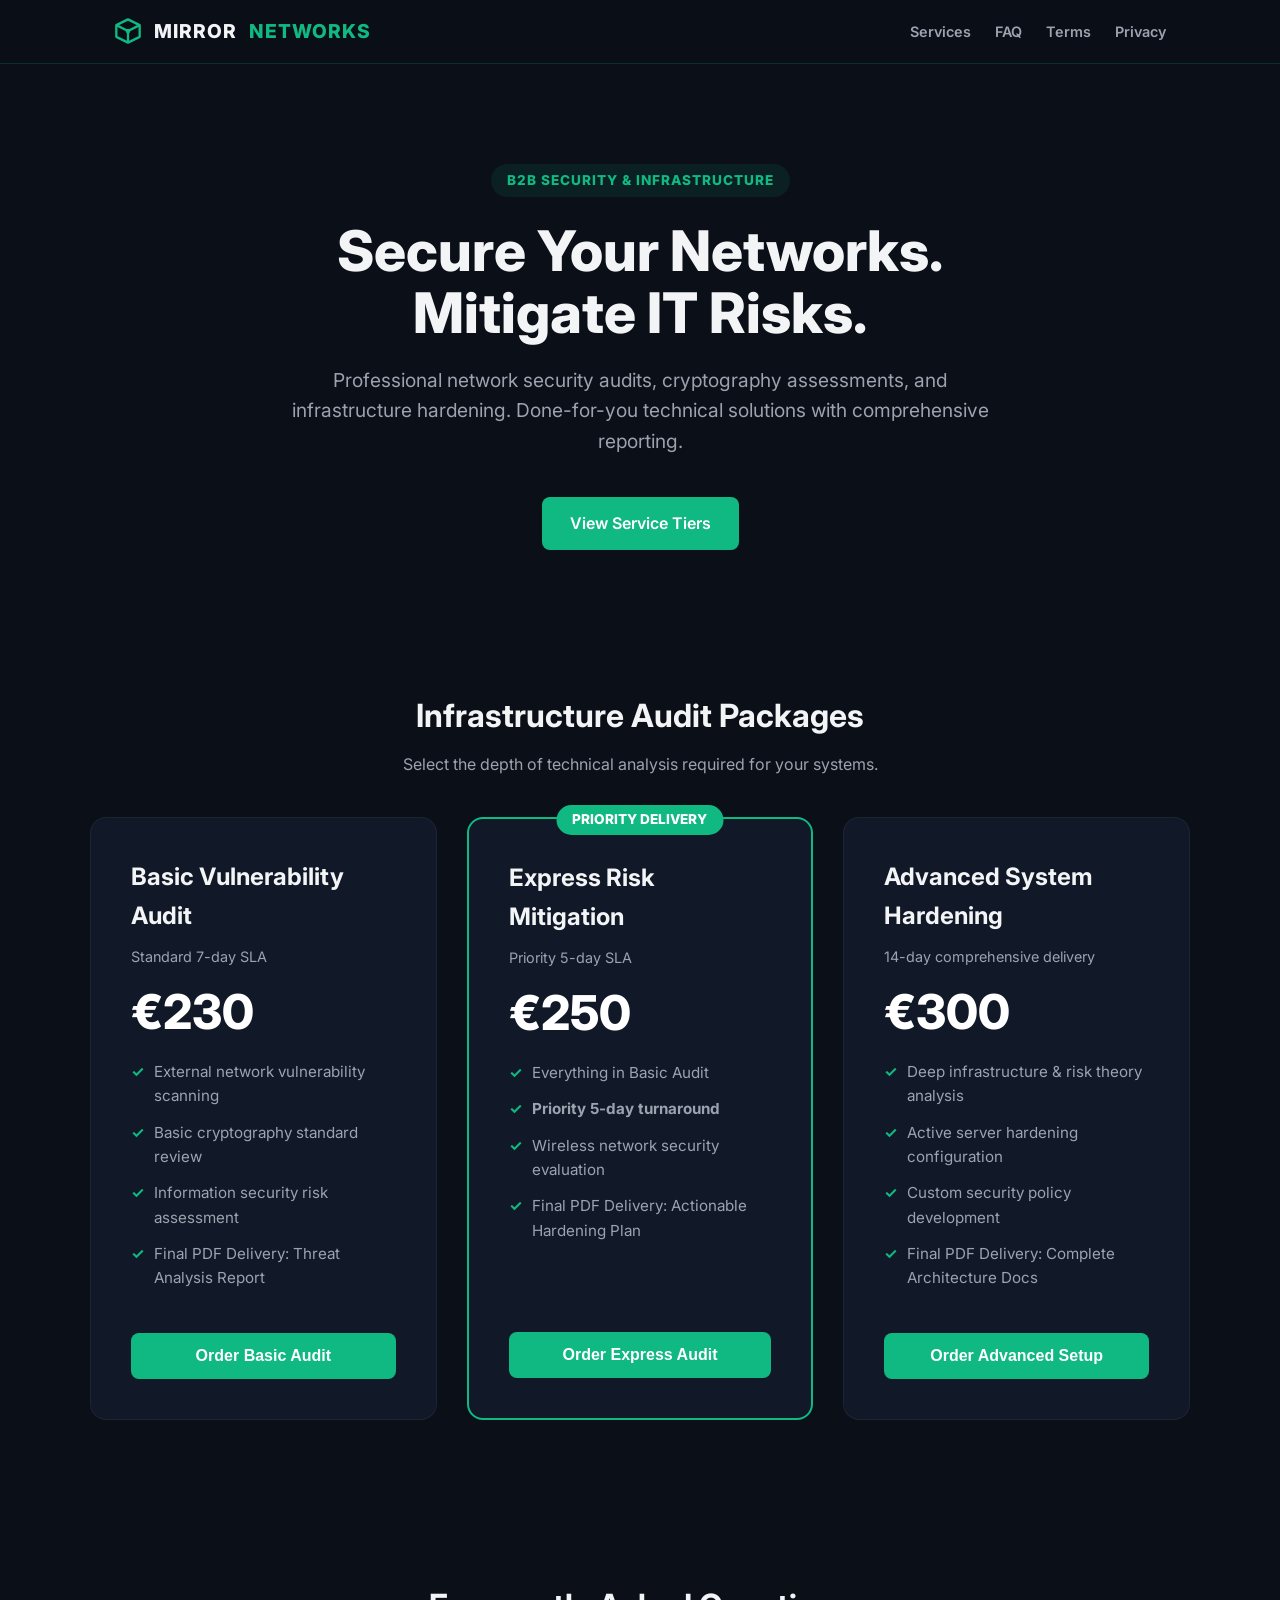
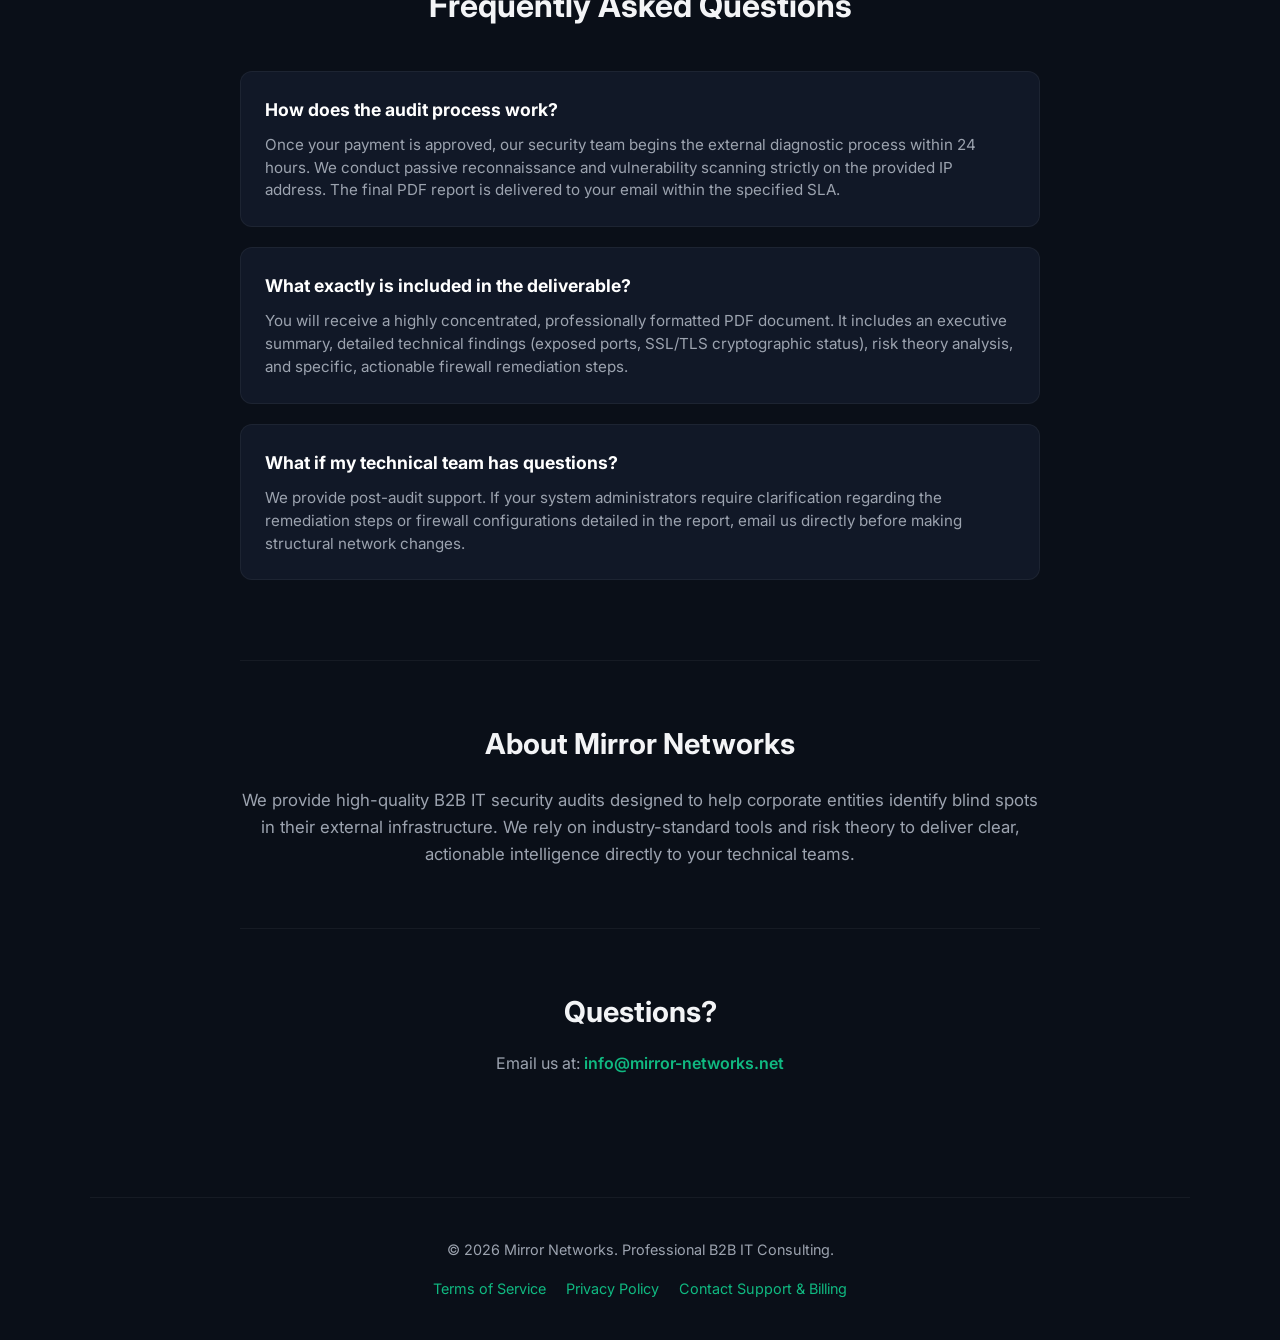
<file: index.html>
<!doctype html>
<html lang="en">
<head>
  <meta charset="utf-8" />
  <meta name="viewport" content="width=device-width,initial-scale=1" />
  <title>Mirror Networks — IT Infrastructure & Security Audits</title>
  
  <link rel="icon" href="data:image/svg+xml,<svg xmlns=%22http://www.w3.org/2000/svg%22 viewBox=%220 0 24 24%22 fill=%22none%22 stroke=%22%2310b981%22 stroke-width=%222%22 stroke-linejoin=%22round%22><path d=%22M12 2L2 7L2 17L12 22L22 17L22 7L12 2Z%22/><path d=%22M12 22V12%22/><path d=%22M2 7L12 12L22 7%22/><circle cx=%2212%22 cy=%2212%22 r=%222%22 fill=%22%2310b981%22/></svg>">
  
  <link href="https://fonts.googleapis.com/css2?family=Inter:wght@300;400;600;800&display=swap" rel="stylesheet">
  <script src="https://www.paypal.com/sdk/js?client-id=test&currency=EUR"></script>
  <style>
    :root {
      --bg-dark: #0a0f18;
      --bg-card: #111827;
      --primary: #10b981;
      --primary-hover: #059669;
      --text-main: #f3f4f6;
      --text-muted: #9ca3af;
      --border: rgba(16, 185, 129, 0.2);
    }
    * { box-sizing: border-box; margin: 0; padding: 0; }
    html { scroll-behavior: smooth; }
    body {
      font-family: 'Inter', sans-serif;
      background-color: var(--bg-dark);
      color: var(--text-main);
      line-height: 1.6;
      -webkit-font-smoothing: antialiased;
    }
    .container { max-width: 1100px; margin: 0 auto; padding: 0 24px; }
    .section { padding: 80px 0; }
    .site-header {
      position: sticky; top: 0; z-index: 100;
      background: rgba(10, 15, 24, 0.95);
      backdrop-filter: blur(10px);
      border-bottom: 1px solid var(--border);
      padding: 16px 0;
    }
    .header-inner { display: flex; justify-content: space-between; align-items: center; }
    .brand { 
      display: flex; align-items: center; gap: 12px; font-size: 1.2rem; font-weight: 800; color: var(--text-main); text-transform: uppercase; letter-spacing: 1px; 
    }
    .brand span { color: var(--primary); }
    .nav { display: flex; gap: 24px; }
    .nav a { color: var(--text-muted); text-decoration: none; font-weight: 600; font-size: 0.9rem; transition: 0.3s; }
    .nav a:hover { color: var(--primary); }
    .hero { text-align: center; padding: 100px 0 60px; }
    .hero-badge {
      display: inline-block; background: rgba(16, 185, 129, 0.1); color: var(--primary);
      padding: 6px 16px; border-radius: 20px; font-size: 0.85rem; font-weight: 800; text-transform: uppercase; letter-spacing: 1px; margin-bottom: 24px;
    }
    .hero h1 { font-size: 3.5rem; line-height: 1.1; margin-bottom: 20px; font-weight: 800; }
    .hero p { font-size: 1.2rem; color: var(--text-muted); max-width: 700px; margin: 0 auto 40px; }
    .btn { display: inline-block; padding: 14px 28px; border-radius: 8px; font-weight: 600; text-align: center; text-decoration: none; cursor: pointer; transition: 0.3s; border: none; font-size: 1rem; }
    .btn-primary { background: var(--primary); color: #fff; }
    .btn-primary:hover { background: var(--primary-hover); transform: translateY(-2px); }
    .btn-primary:disabled { background: #374151; color: #9ca3af; cursor: not-allowed; transform: none; box-shadow: none; }
    .full-width { width: 100%; }
    .pricing-grid { display: grid; grid-template-columns: repeat(auto-fit, minmax(320px, 1fr)); gap: 30px; margin-top: 40px; }
    .card { background: var(--bg-card); border: 1px solid rgba(255,255,255,0.05); border-radius: 16px; padding: 40px; display: flex; flex-direction: column; position: relative; transition: 0.3s; }
    .card:hover { border-color: var(--primary); transform: translateY(-5px); }
    .card.popular { border: 2px solid var(--primary); }
    .popular-badge { position: absolute; top: -14px; left: 50%; transform: translateX(-50%); background: var(--primary); color: #fff; padding: 4px 16px; border-radius: 20px; font-size: 0.85rem; font-weight: 800; text-transform: uppercase; }
    .card h3 { font-size: 1.5rem; margin-bottom: 10px; }
    .price { font-size: 3rem; font-weight: 800; color: #fff; margin-bottom: 24px; line-height: 1; }
    .features { list-style: none; margin-bottom: 30px; flex-grow: 1; }
    .features li { margin-bottom: 12px; color: var(--text-muted); font-size: 0.95rem; display: flex; align-items: flex-start; gap: 10px; }
    .features li::before { content: '\2713'; color: var(--primary); font-weight: bold; }
    
    .faq-grid { display: flex; flex-direction: column; gap: 20px; max-width: 800px; margin: 0 auto; }
    .faq-item { background: var(--bg-card); border: 1px solid rgba(255,255,255,0.05); border-radius: 12px; padding: 24px; }
    .faq-item h3 { color: #fff; font-size: 1.1rem; margin-bottom: 10px; }
    .faq-item p { color: var(--text-muted); font-size: 0.95rem; line-height: 1.5; }
    .about-block { text-align: center; max-width: 800px; margin: 0 auto; padding: 60px 0; border-top: 1px solid rgba(255,255,255,0.05); border-bottom: 1px solid rgba(255,255,255,0.05); }
    .contact-block { text-align: center; padding: 60px 0; margin-bottom: 40px; }
    .contact-block a { color: var(--primary); text-decoration: none; font-weight: 600; }

    .modal { display: none; position: fixed; z-index: 1000; left: 0; top: 0; width: 100%; height: 100%; overflow: auto; background-color: rgba(0,0,0,0.8); backdrop-filter: blur(5px); }
    .modal-content { background-color: var(--bg-card); margin: 5% auto; padding: 40px; border: 1px solid var(--border); width: 90%; max-width: 800px; border-radius: 16px; color: var(--text-muted); position: relative; }
    .modal-content h2 { color: #fff; margin-bottom: 24px; }
    .modal-content h3 { color: #fff; margin: 24px 0 12px; font-size: 1.1rem; }
    .modal-content p, .modal-content ul { margin-bottom: 16px; font-size: 0.95rem; }
    .modal-content ul { padding-left: 20px; }
    .close { color: #fff; position: absolute; top: 20px; right: 30px; font-size: 28px; font-weight: bold; cursor: pointer; }
    .close:hover { color: var(--primary); }
    .legal-highlight { background: rgba(16, 185, 129, 0.05); border-left: 4px solid var(--primary); padding: 16px; margin-bottom: 24px; color: #fff; }
    .checkbox-container { display: flex; align-items: flex-start; gap: 12px; margin: 30px 0; padding: 20px; background: rgba(0,0,0,0.2); border-radius: 8px; border: 1px solid rgba(255,255,255,0.05); }
    .checkbox-container input { margin-top: 4px; width: 18px; height: 18px; cursor: pointer; accent-color: var(--primary); }
    .checkbox-container label { font-size: 0.9rem; color: var(--text-main); cursor: pointer; line-height: 1.5; }
    .checkbox-container a { color: var(--primary); text-decoration: underline; }
    
    .footer { border-top: 1px solid rgba(255,255,255,0.05); padding: 40px 0; margin-top: 60px; text-align: center; color: var(--text-muted); font-size: 0.9rem; }
    .footer-links { margin-top: 16px; display: flex; justify-content: center; gap: 20px; }
    .footer-links a { color: var(--primary); text-decoration: none; cursor: pointer; }
    .footer-links a:hover { text-decoration: underline; }
    @media (max-width: 768px) {
      .hero h1 { font-size: 2.5rem; }
      .nav { display: none; }
      .modal-content { width: 95%; padding: 24px; margin: 10% auto; }
    }
  </style>
</head>
<body>
  <header class="site-header">
    <div class="container header-inner">
      <div class="brand">
        <svg width="28" height="28" viewBox="0 0 24 24" fill="none" xmlns="http://www.w3.org/2000/svg">
          <path d="M12 2L2 7L2 17L12 22L22 17L22 7L12 2Z" stroke="var(--primary)" stroke-width="2" stroke-linejoin="round"/>
          <path d="M12 22V12" stroke="var(--primary)" stroke-width="2" stroke-linejoin="round"/>
          <path d="M2 7L12 12L22 7" stroke="var(--primary)" stroke-width="2" stroke-linejoin="round"/>
          <circle cx="12" cy="12" r="2" fill="var(--primary)"/>
        </svg>
        Mirror <span>Networks</span>
      </div>
      <nav class="nav">
        <a href="#services">Services</a>
        <a href="#faq">FAQ</a>
        <a href="#" onclick="document.getElementById('termsModal').style.display='block'; return false;">Terms</a>
        <a href="#" onclick="document.getElementById('privacyModal').style.display='block'; return false;">Privacy</a>
      </nav>
    </div>
  </header>

  <main>
    <section class="hero container">
      <div class="hero-badge">B2B Security & Infrastructure</div>
      <h1>Secure Your Networks.<br>Mitigate IT Risks.</h1>
      <p>Professional network security audits, cryptography assessments, and infrastructure hardening. Done-for-you technical solutions with comprehensive reporting.</p>
      <a href="#services" class="btn btn-primary">View Service Tiers</a>
    </section>

    <section id="services" class="section container">
      <h2 style="text-align: center; font-size: 2rem; margin-bottom: 10px;">Infrastructure Audit Packages</h2>
      <p style="text-align: center; color: var(--text-muted); margin-bottom: 40px;">Select the depth of technical analysis required for your systems.</p>
      
      <div class="pricing-grid">
        <div class="card">
          <h3>Basic Vulnerability Audit</h3>
          <p style="color: var(--text-muted); font-size: 0.9rem; margin-bottom: 20px;">Standard 7-day SLA</p>
          <div class="price">€230</div>
          <ul class="features">
            <li>External network vulnerability scanning</li>
            <li>Basic cryptography standard review</li>
            <li>Information security risk assessment</li>
            <li>Final PDF Delivery: Threat Analysis Report</li>
          </ul>
          <button class="btn btn-primary full-width order-btn" data-price="230">Order Basic Audit</button>
        </div>

        <div class="card popular">
          <div class="popular-badge">Priority Delivery</div>
          <h3>Express Risk Mitigation</h3>
          <p style="color: var(--text-muted); font-size: 0.9rem; margin-bottom: 20px;">Priority 5-day SLA</p>
          <div class="price">€250</div>
          <ul class="features">
            <li>Everything in Basic Audit</li>
            <li><strong>Priority 5-day turnaround</strong></li>
            <li>Wireless network security evaluation</li>
            <li>Final PDF Delivery: Actionable Hardening Plan</li>
          </ul>
          <button class="btn btn-primary full-width order-btn" data-price="250">Order Express Audit</button>
        </div>

        <div class="card">
          <h3>Advanced System Hardening</h3>
          <p style="color: var(--text-muted); font-size: 0.9rem; margin-bottom: 20px;">14-day comprehensive delivery</p>
          <div class="price">€300</div>
          <ul class="features">
            <li>Deep infrastructure & risk theory analysis</li>
            <li>Active server hardening configuration</li>
            <li>Custom security policy development</li>
            <li>Final PDF Delivery: Complete Architecture Docs</li>
          </ul>
          <button class="btn btn-primary full-width order-btn" data-price="300">Order Advanced Setup</button>
        </div>
      </div>
    </section>

    <section id="faq" class="section container">
      <h2 style="text-align: center; font-size: 2rem; margin-bottom: 40px;">Frequently Asked Questions</h2>
      <div class="faq-grid">
        <div class="faq-item">
          <h3>How does the audit process work?</h3>
          <p>Once your payment is approved, our security team begins the external diagnostic process within 24 hours. We conduct passive reconnaissance and vulnerability scanning strictly on the provided IP address. The final PDF report is delivered to your email within the specified SLA.</p>
        </div>
        <div class="faq-item">
          <h3>What exactly is included in the deliverable?</h3>
          <p>You will receive a highly concentrated, professionally formatted PDF document. It includes an executive summary, detailed technical findings (exposed ports, SSL/TLS cryptographic status), risk theory analysis, and specific, actionable firewall remediation steps.</p>
        </div>
        <div class="faq-item">
          <h3>What if my technical team has questions?</h3>
          <p>We provide post-audit support. If your system administrators require clarification regarding the remediation steps or firewall configurations detailed in the report, email us directly before making structural network changes.</p>
        </div>
      </div>
    </section>

    <section class="container">
      <div class="about-block">
        <h2 style="font-size: 1.8rem; margin-bottom: 20px;">About Mirror Networks</h2>
        <p style="color: var(--text-muted); font-size: 1.05rem; line-height: 1.6;">We provide high-quality B2B IT security audits designed to help corporate entities identify blind spots in their external infrastructure. We rely on industry-standard tools and risk theory to deliver clear, actionable intelligence directly to your technical teams.</p>
      </div>
    </section>

    <section class="container contact-block">
      <h2 style="font-size: 1.8rem; margin-bottom: 16px;">Questions?</h2>
      <p style="color: var(--text-muted);">Email us at: <a href="mailto:info@mirror-networks.net">info@mirror-networks.net</a></p>
    </section>
  </main>

  <div id="checkoutModal" class="modal">
    <div class="modal-content">
      <span class="close" id="closeCheckout">&times;</span>
      <h2>Finalize Your Order</h2>
      <div class="legal-highlight">
        <strong>Binding Agreement:</strong> You are purchasing a custom, B2B digital consulting service. This is NOT a physical product or an automated software subscription.
      </div>
      <p>By proceeding to payment, you acknowledge that the service is strictly digital. Fulfillment and completion of the service are legally defined as the moment the final <strong>Technical Audit Report (in PDF format)</strong> is sent to your email address.</p>
      <p>Due to the irrevocable nature of custom technical consulting, <strong>all sales are final and non-refundable</strong> once the diagnostic work has commenced.</p>
      
      <div class="checkbox-container">
        <input type="checkbox" id="agreeTerms">
        <label for="agreeTerms">I have read and agree to the <a href="#" onclick="document.getElementById('termsModal').style.display='block'; return false;">Terms of Service</a> and <a href="#" onclick="document.getElementById('privacyModal').style.display='block'; return false;">Privacy Policy</a>. I understand this digital B2B service is non-refundable upon delivery.</label>
      </div>

      <div id="paypal-button-container" style="display: none; margin-top: 20px;"></div>
    </div>
  </div>

  <div id="termsModal" class="modal">
    <div class="modal-content">
      <span class="close" onclick="document.getElementById('termsModal').style.display='none'">&times;</span>
      <h2>Terms and Conditions</h2>
      
      <div class="legal-highlight">
        <strong>Important billing notice:</strong> Payments are processed by an individual professional service provider. Do not dispute a charge solely because you do not recognize the descriptor.
      </div>

      <h3>1. Products and Services</h3>
      <ul>
        <li>We provide digital B2B IT infrastructure and network security audits.</li>
        <li><strong>Format:</strong> Delivered digitally as a highly concentrated PDF Technical Report.</li>
        <li><strong>Delivery:</strong> Sent directly to your provided email address within the specified Service Level Agreement (SLA) timeframe.</li>
      </ul>

      <h3>2. Strict Refund Policy</h3>
      <p>Due to the irrevocable and custom nature of technical diagnostic consulting, <strong>all sales are final and non-refundable</strong> once the active diagnostic scanning process has commenced. The ONLY exception is a verifiable technical failure on our end.</p>

      <h3>3. Dispute Resolution</h3>
      <p>Opening a payment claim or dispute with PayPal before the SLA has expired without contacting us first constitutes a direct breach of this agreement.</p>

      <h3>4. Contact Us</h3>
      <p>Email: <a href="mailto:info@mirror-networks.net" style="color: var(--primary);">info@mirror-networks.net</a></p>
    </div>
  </div>

  <div id="privacyModal" class="modal">
    <div class="modal-content">
      <span class="close" onclick="document.getElementById('privacyModal').style.display='none'">&times;</span>
      <h2>Privacy Policy</h2>
      <p>We comply with data protection regulations. We collect only what is strictly necessary to perform the security audit.</p>
      
      <h3>1. Information We Collect</h3>
      <ul>
        <li><strong>Target info:</strong> IP addresses or domains explicitly provided by you for scanning.</li>
        <li><strong>Contact info:</strong> Your email address for report delivery.</li>
        <li><strong>Payment info:</strong> Processed securely by PayPal.</li>
      </ul>

      <h3>2. Contact Us</h3>
      <p>Email: <a href="mailto:info@mirror-networks.net" style="color: var(--primary);">info@mirror-networks.net</a></p>
    </div>
  </div>

  <footer class="footer container">
    <div>© 2026 Mirror Networks. Professional B2B IT Consulting.</div>
    <div class="footer-links">
      <a onclick="document.getElementById('termsModal').style.display='block'">Terms of Service</a>
      <a onclick="document.getElementById('privacyModal').style.display='block'">Privacy Policy</a>
      <a href="mailto:info@mirror-networks.net">Contact Support & Billing</a>
    </div>
  </footer>

  <script>
    const orderBtns = document.querySelectorAll('.order-btn');
    const checkoutModal = document.getElementById('checkoutModal');
    const closeCheckout = document.getElementById('closeCheckout');
    const agreeTerms = document.getElementById('agreeTerms');
    const paypalContainer = document.getElementById('paypal-button-container');
    
    let currentPrice = '0.00';

    orderBtns.forEach(btn => {
      btn.addEventListener('click', () => {
        currentPrice = btn.getAttribute('data-price');
        agreeTerms.checked = false;
        paypalContainer.style.display = 'none';
        checkoutModal.style.display = 'block';
      });
    });

    closeCheckout.addEventListener('click', () => {
      checkoutModal.style.display = 'none';
      currentPrice = '0.00';
    });

    agreeTerms.addEventListener('change', (e) => {
      if (e.target.checked) {
        paypalContainer.style.display = 'block';
      } else {
        paypalContainer.style.display = 'none';
      }
    });

    window.onclick = function(event) {
      if (event.target.classList.contains('modal')) {
        event.target.style.display = 'none';
      }
    };

    paypal.Buttons({
      createOrder: function(data, actions) {
        return actions.order.create({
          purchase_units: [{
            amount: {
              value: currentPrice 
            }
          }]
        });
      },
      onApprove: function(data, actions) {
        return actions.order.capture().then(function(details) {
          alert('Payment successful! Target Authorization email will be sent to: ' + details.payer.email_address);
          checkoutModal.style.display = 'none';
        });
      }
    }).render('#paypal-button-container');
  </script>
</body>
</html>
</file>
